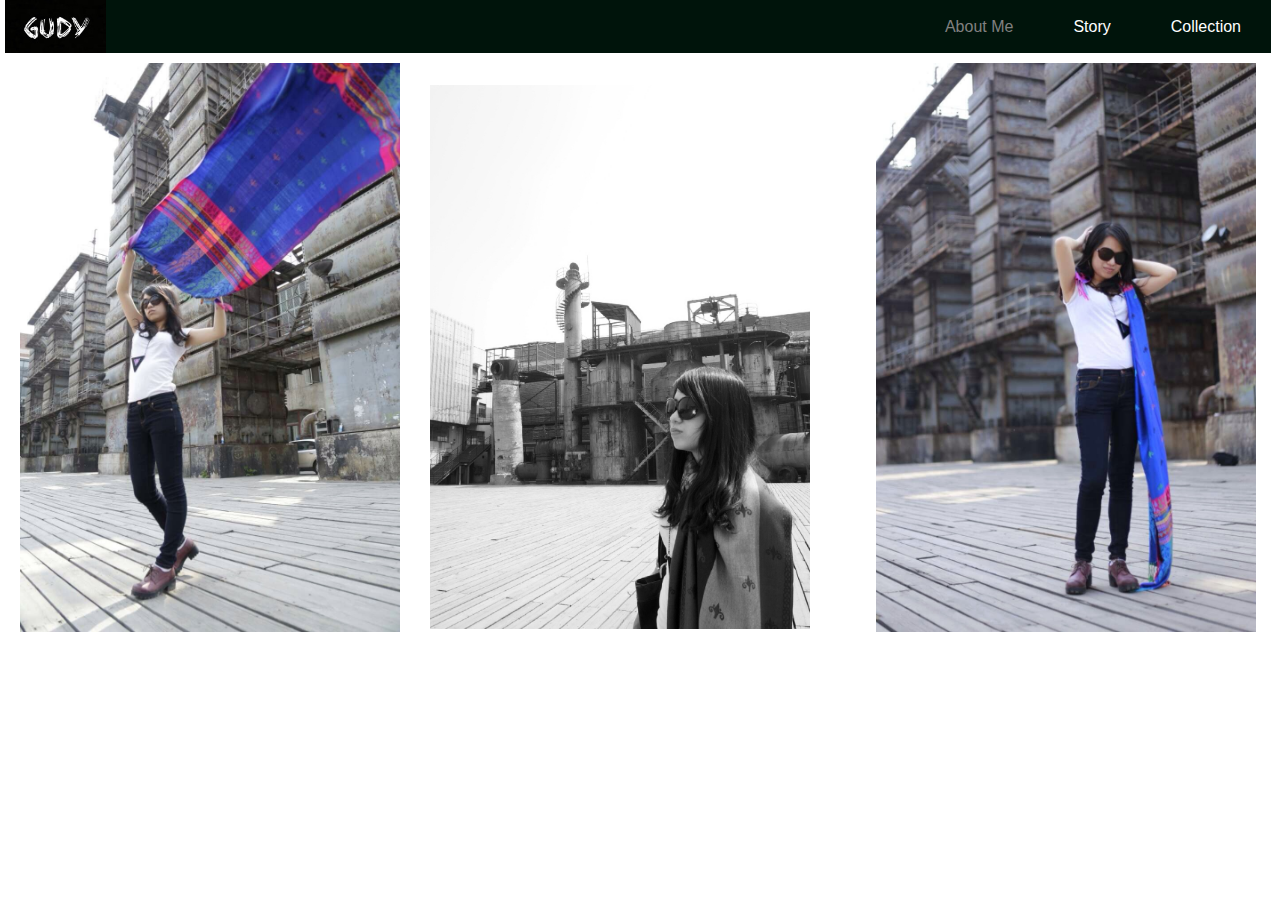
<file: html/aboutMe.html>
<!doctype html>
<html lang="en">
<head>
   <meta charset="utf-8">
   <meta name="viewport" content="width=device-width, initial-scale=1.0">

   <title>All by Gudy</title>
   <link rel="shortcut icon" href="../img/logo.jpg">
   <link href='https://fonts.googleapis.com/css?family=Josefin+Sans' rel='stylesheet' type='text/css'>

    <link rel="stylesheet" href="../css/header.css">
    <link rel="stylesheet" href="../css/aboutme.css">

</head>

<body>
<div id="container">
<div id="header">
   <div class="home-menu menu-horizontal menu-fixed">
     <a href="./main.html" style="float:left">
        <img class = "home-menu-logo" height="52.6em"src = "../img/logo.jpg" alt="my-logo">
     </a>

      <ul class="menu-list">

         <li class="menu-item">
             <a href="./collection.html" class="menu-link">Collection</a>
         </li>

         <li class="menu-item">
             <a href="#" class="menu-link">Story</a>
         </li>

         <li class="menu-item menu-selected">
             <a href="./aboutMe.html" class="menu-link">About Me</a>
         </li>

         <li class="icon">
             <a href="javascript:void(0);"
                style="font-size:15px;"
                onclick="menuIcon()">☰</a>
         </li>

      </ul>
   </div>
</div>

<div class = "three-images-container">
  <img src="../img/aboutme/1.jpg"
  class="left-image" alt="left-image" style="float:left"
  onclick="leftImageClick()">

  <img src="../img/aboutme/2.jpg"
  class="middle-image" class = "middle-default"
  alt="middle-image" style="float:left"
  onclick="middleImageClick()">

  <img src="../img/aboutme/2'.jpg"
  class="middle-image"  id = "middle-alternate"
  alt="middle-image" style="float:left">

  <img src="../img/aboutme/3.jpg"
  class="right-image" alt="right-image" style="float:right"
  onclick="rightImageClick()">


  <div class="aboutme-text">
  <div class="info-education">
      <p style="font-size:10px"> Danying Gu </p>
      <p> University of Waterloo, Computer Science, Co-operative Program, 2B term. </p>
      <h3> Related Courses </h3>
  </div>

  <div class="info-activities">
    <h3> <a href="https://github.com/danyinggu">Github Link</a></h3>
  </div>
</div>

</div>


</div>

<script src="../js/aboutme.js">
</script>

</body>
</html>
</file>
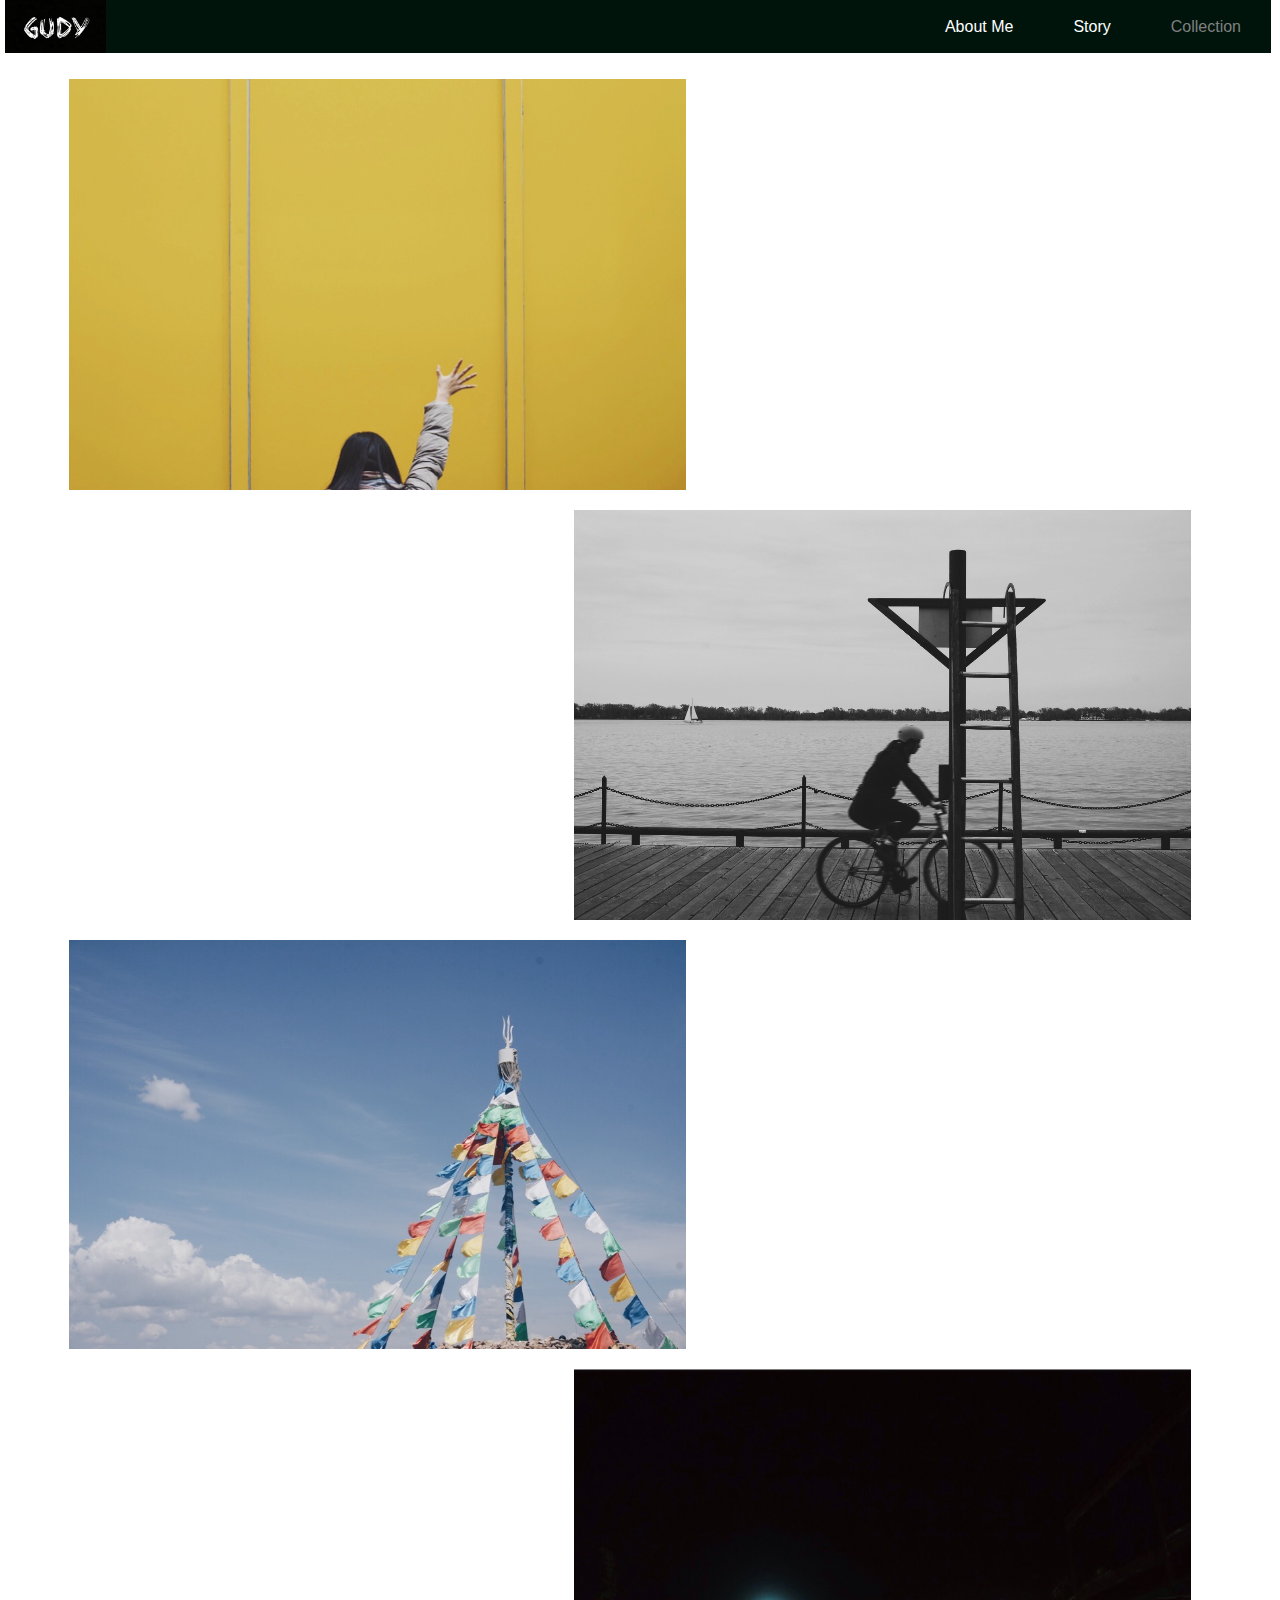
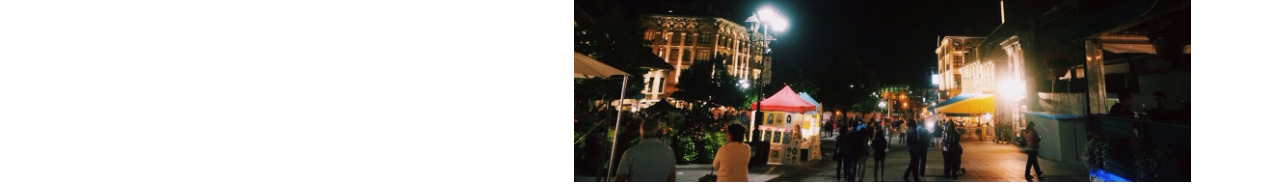
<file: html/collection.html>
<!doctype html>
<html lang="en">
<head>
   <meta charset="utf-8">
<meta name="viewport" content="width=device-width, initial-scale=1.0">

   <title>All by Gudy</title>

        <link rel="shortcut icon" href="../img/logo.jpg">
        <link href='https://fonts.googleapis.com/css?family=Josefin+Sans' rel='stylesheet' type='text/css'>

         <link rel="stylesheet" href="../css/collection.css">
         <link rel="stylesheet" href="../css/header.css">

</head>

<body>
<div id="container">
<div id="header">
        <div class="home-menu menu-horizontal menu-fixed">
          <a href="./main.html" class="home-link" style="float:left;">
             <img class = "home-menu-logo" height="52.6em"src = "../img/logo.jpg" alt="my-logo">
          </a>

           <ul class="menu-list">

              <li class="menu-item menu-selected">
                  <a href="./collection.html" class="menu-link">Collection</a>
              </li>

              <li class="menu-item">
                  <a href="#" class="menu-link">Story</a>
              </li>

              <li class="menu-item">
                  <a href="./aboutMe.html" class="menu-link">About Me</a>
              </li>

              <li class="icon">
                  <a href="javascript:void(0);"
                     style="font-size:15px;"
                     onclick="menuIcon()">☰</a>
              </li>

           </ul>
        </div>
</div>

<div class="collection-main">

  <a href="./collection/2016Beijing.html">
    <img src="../img/collection/2016_Beijing.jpg"
    alt="2016_Beijing" style="float:left;
                               vertical-align:bottom;"
    class="left">
  </a>

<a href="./collection/2015Toronto.html">
<img src="../img/collection/2015_Toronto.jpg"
 alt="2015_Toronto" style="float:right; vertical-align:bottom"
 id="2015-toronto" class="right">
</a>



<div> </div>

<a href="./collection/2015Grassland.html">
<img src="../img/collection/2015_grassland.jpg"
alt="2015_Grassland" style="float:left" id="2015-grassland" class="left">
</a>

<a href="./collection/2015Montreal.html">
<img src="../img/collection/2015_Montreal.jpg"
alt="2015_Montreal" style="float:right" id="2015-montreal" class="right">
</a>


</div>
</div>
</body>

</html>
</file>
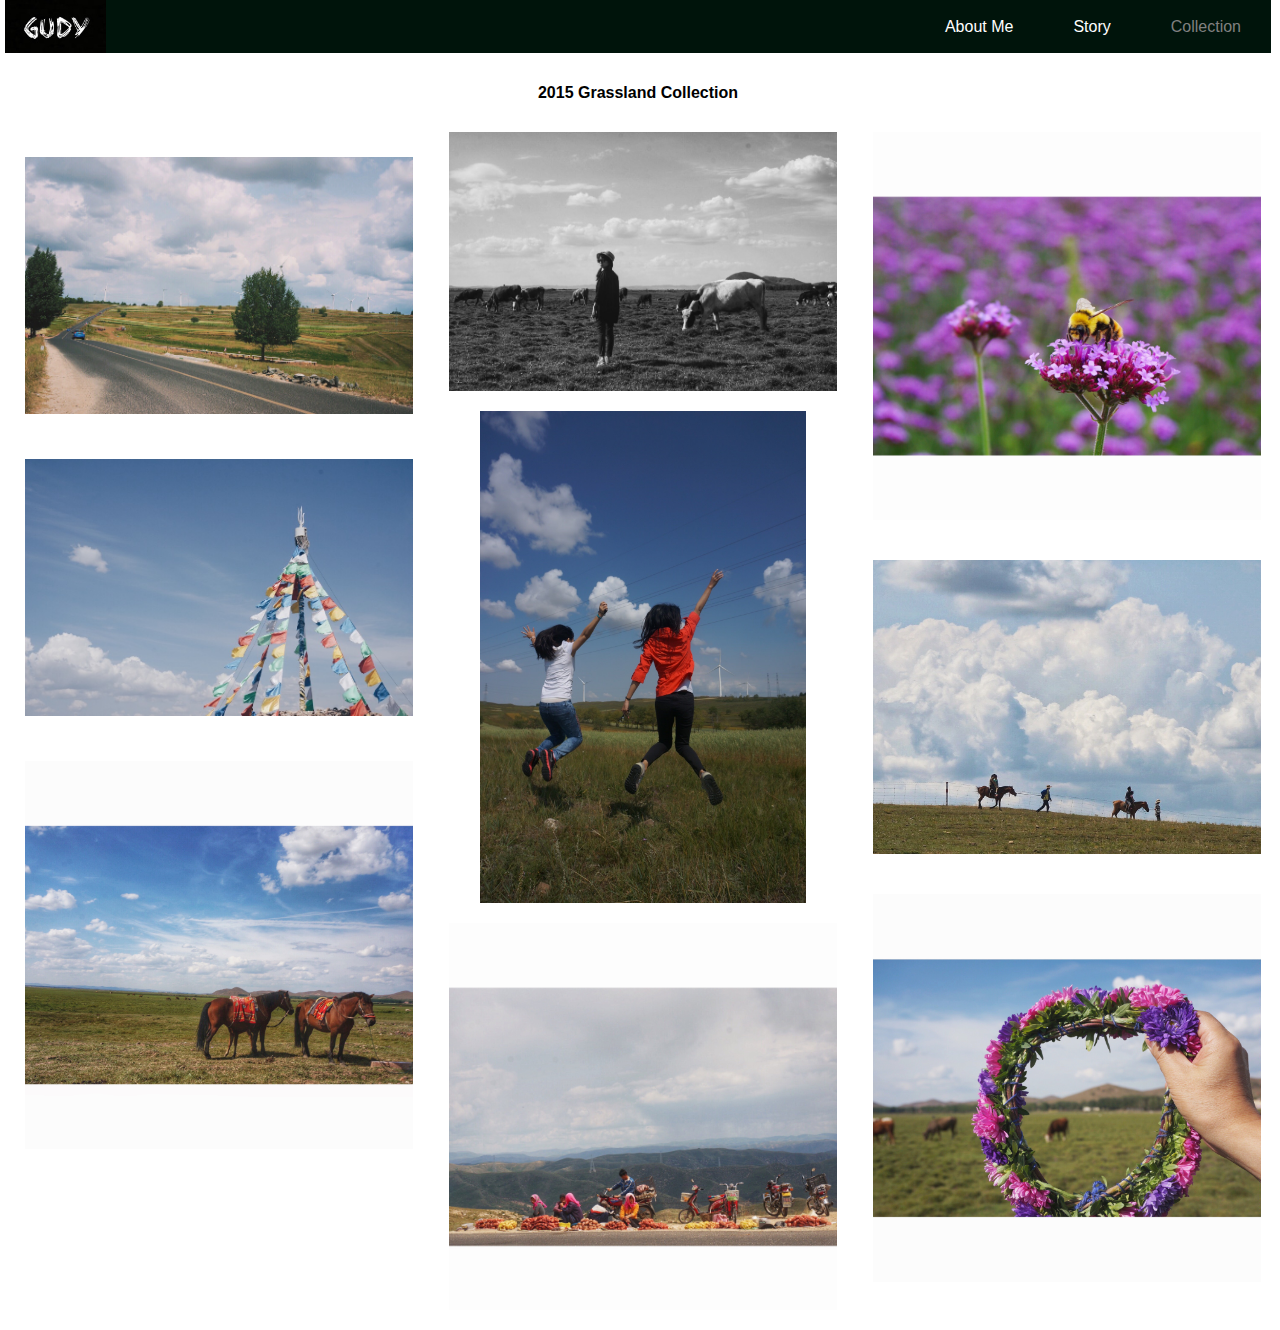
<file: html/Collection/2015Grassland.html>
<!doctype html>
<html lang="en">
<head>
   <meta charset="utf-8">
<meta name="viewport" content="width=device-width, initial-scale=1.0">

   <title>All by Gudy</title>

        <link rel="shortcut icon" href="../../img/logo.jpg">
        <link href='https://fonts.googleapis.com/css?family=Josefin+Sans' rel='stylesheet' type='text/css'>

         <link rel="stylesheet" href="../../css/collection/2015Grassland.css">
         <link rel="stylesheet" href="../../css/header.css">

</head>

<body>
<div id="container">
<div id="header">
        <div class="home-menu menu-horizontal menu-fixed">
          <a href="../main.html" class="home-link" style="float:left;">
             <img class = "home-menu-logo" height="52.6em"src = "../../img/logo.jpg" alt="my-logo">
          </a>

           <ul class="menu-list">

              <li class="menu-item menu-selected">
                  <a href="../collection.html" class="menu-link">Collection</a>
              </li>

              <li class="menu-item">
                  <a href="#" class="menu-link">Story</a>
              </li>

              <li class="menu-item">
                  <a href="../aboutMe.html" class="menu-link">About Me</a>
              </li>

              <li class="icon">
                  <a href="javascript:void(0);"
                     style="font-size:15px;"
                     onclick="menuIcon()">☰</a>
              </li>

           </ul>
        </div>
</div>

<p style="
margin-bottom:0;
font-weight:bold;
font-family:sans-serif;
text-align:center;
margin-top:30px">
  2015 Grassland Collection </p>
<div class="Grassland-Images">
  <img src="../../img/collection/2015_grassland/1.jpg" alt="1"
  style="margin-top:25px;">

  <img src="../../img/collection/2015_grassland/4.jpg" alt="4"
  style="margin-top:25px;">

  <img src="../../img/collection/2015_grassland/7.jpg" alt="7"
  style="margin-top:25px;">

  <img src="../../img/collection/2015_grassland/2.jpg" alt="2">


    <img src="../../img/collection/2015_grassland/5.jpg" alt="5"
    style="width:80%;">


      <img src="../../img/collection/2015_grassland/8.jpg" alt="8">

  <img src="../../img/collection/2015_grassland/3.jpg" alt="3"
  style="margin-top:20px;">

  <img src="../../img/collection/2015_grassland/6.jpg" alt="6"
  style="margin-top:20px;">

  <img src="../../img/collection/2015_grassland/9.jpg" alt="9"
  style="margin-top:20px;">



</div>
</div>
</body>
</html>
</file>
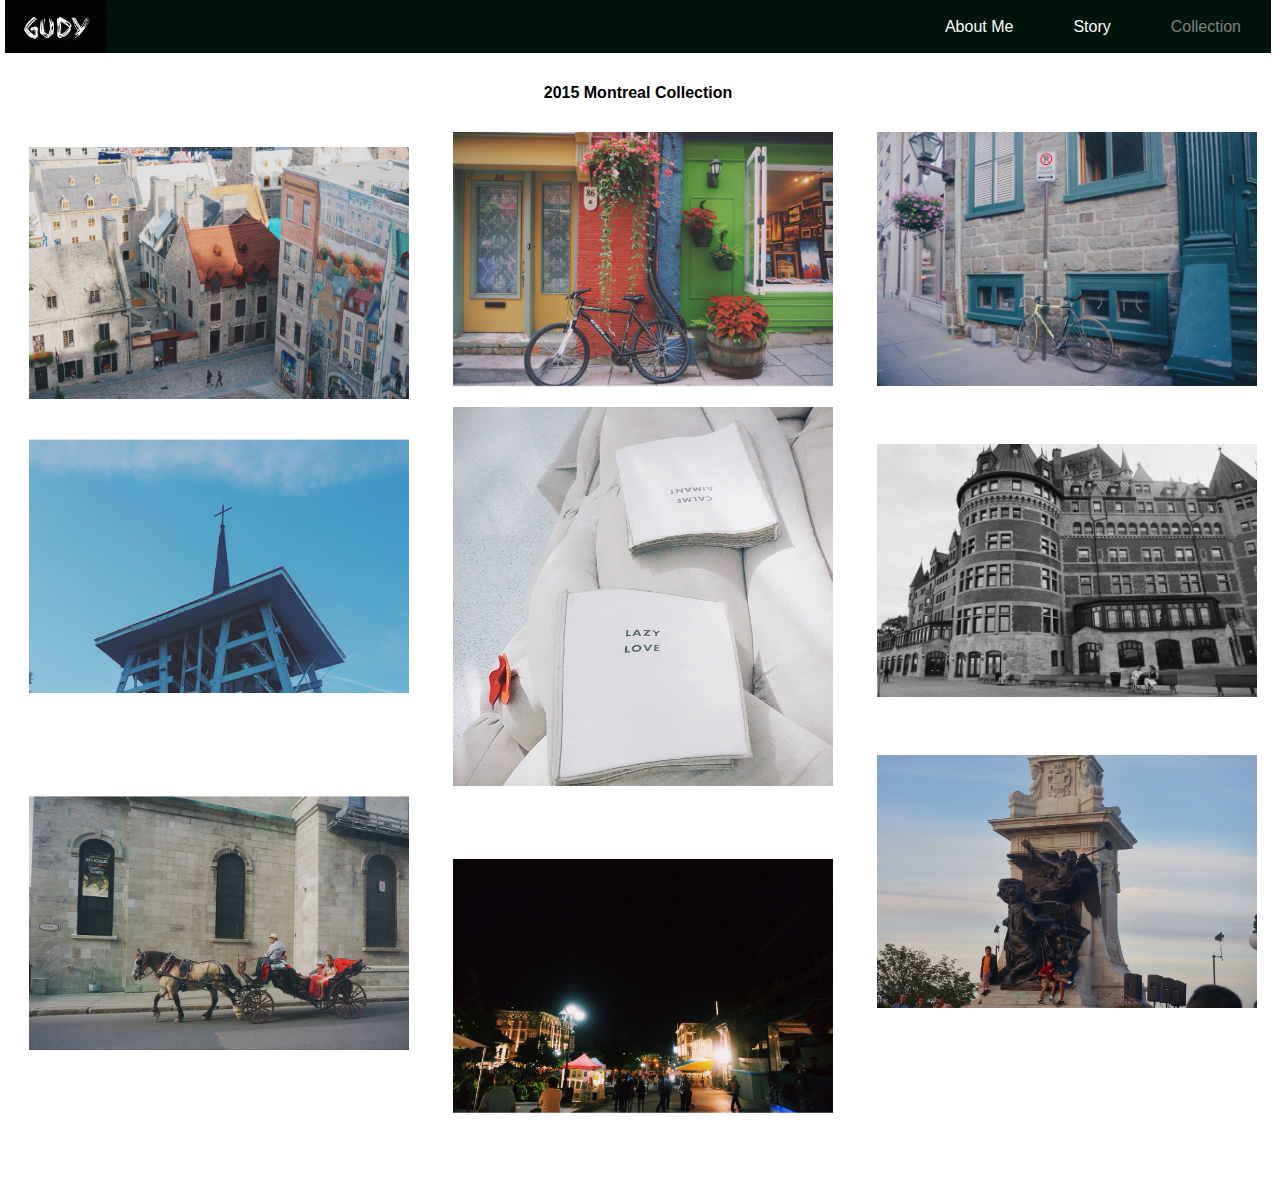
<file: html/Collection/2015Montreal.html>
<!doctype html>
<html lang="en">
<head>
   <meta charset="utf-8">
<meta name="viewport" content="width=device-width, initial-scale=1.0">

   <title>All by Gudy</title>

        <link rel="shortcut icon" href="../../img/logo.jpg">
        <link href='https://fonts.googleapis.com/css?family=Josefin+Sans' rel='stylesheet' type='text/css'>

         <link rel="stylesheet" href="../../css/collection/2015Montreal.css">
         <link rel="stylesheet" href="../../css/header.css">

</head>

<body>
<div id="container">
<div id="header">
        <div class="home-menu menu-horizontal menu-fixed">
          <a href="../main.html" class="home-link" style="float:left;">
             <img class = "home-menu-logo" height="52.6em"src = "../../img/logo.jpg" alt="my-logo">
          </a>

           <ul class="menu-list">

              <li class="menu-item menu-selected">
                  <a href="../collection.html" class="menu-link">Collection</a>
              </li>

              <li class="menu-item">
                  <a href="#" class="menu-link">Story</a>
              </li>

              <li class="menu-item">
                  <a href="../aboutMe.html" class="menu-link">About Me</a>
              </li>

              <li class="icon">
                  <a href="javascript:void(0);"
                     style="font-size:15px;"
                     onclick="menuIcon()">☰</a>
              </li>

           </ul>
        </div>
</div>

<p style="
margin-bottom:0;
font-weight:bold;
font-family:sans-serif;
text-align:center;
margin-top:30px">
  2015 Montreal Collection </p>
<div class="Montreal-Images">
  <img src="../../img/collection/2015_montreal/1.jpg" alt="1"
  style="margin-top:15px;">


    <img src="../../img/collection/2015_montreal/4.jpg" alt="4"
    style="margin-top:20px;">

    <img src="../../img/collection/2015_montreal/7.jpg" alt="7"
    style="margin-top:20px;">

  <img src="../../img/collection/2015_montreal/2.jpg" alt="2">

  <img src="../../img/collection/2015_montreal/5.jpg" alt="5">

  <img src="../../img/collection/2015_montreal/8.jpg" alt="8"
  style="padding-top:0;">

  <img src="../../img/collection/2015_montreal/3.jpg" alt="3"
  style="margin-top:15px;">

  <img src="../../img/collection/2015_montreal/6.jpg" alt="6"
  style="margin-top:38px;">

  <img src="../../img/collection/2015_montreal/9.jpg" alt="9"
  style="margin-top:38px;">



</div>
</div>
</body>
</html>
</file>
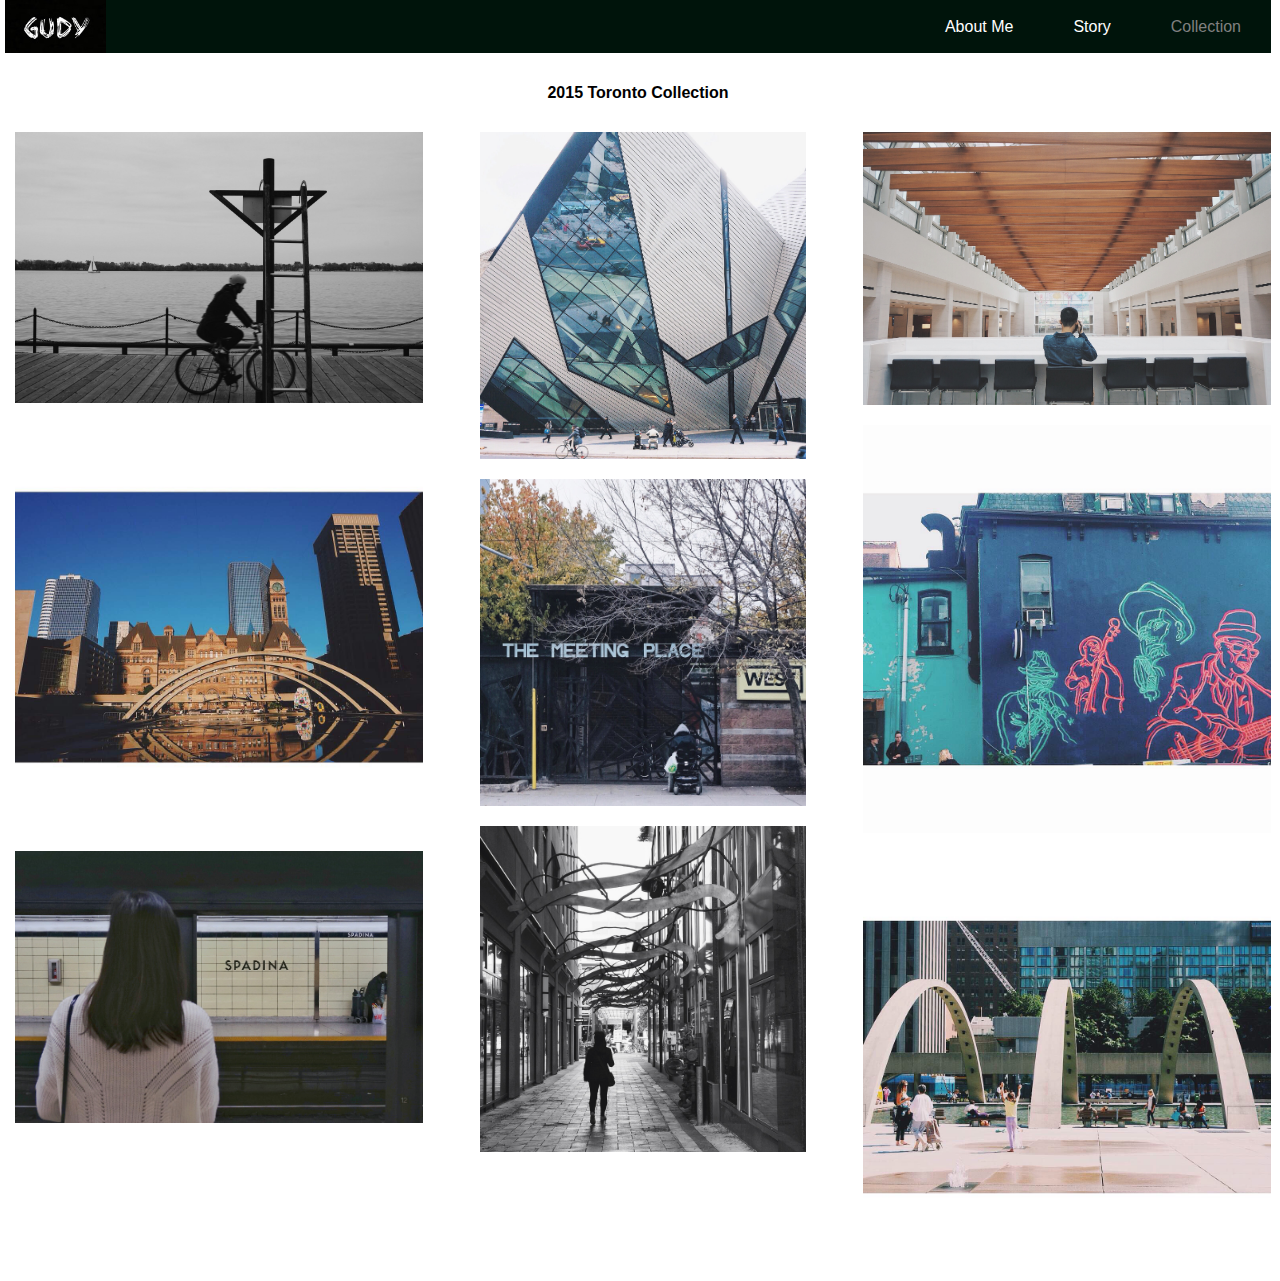
<file: html/Collection/2015Toronto.html>
<!doctype html>
<html lang="en">
<head>
   <meta charset="utf-8">
<meta name="viewport" content="width=device-width, initial-scale=1.0">

   <title>All by Gudy</title>

        <link rel="shortcut icon" href="../../img/logo.jpg">
        <link href='https://fonts.googleapis.com/css?family=Josefin+Sans' rel='stylesheet' type='text/css'>

         <link rel="stylesheet" href="../../css/collection/2015Toronto.css">
         <link rel="stylesheet" href="../../css/header.css">

</head>

<body>
<div id="container">
<div id="header">
        <div class="home-menu menu-horizontal menu-fixed">
          <a href="../main.html" class="home-link" style="float:left;">
             <img class = "home-menu-logo" height="52.6em"src = "../../img/logo.jpg" alt="my-logo">
          </a>

           <ul class="menu-list">

              <li class="menu-item menu-selected">
                  <a href="../collection.html" class="menu-link">Collection</a>
              </li>

              <li class="menu-item">
                  <a href="#" class="menu-link">Story</a>
              </li>

              <li class="menu-item">
                  <a href="../aboutMe.html" class="menu-link">About Me</a>
              </li>

              <li class="icon">
                  <a href="javascript:void(0);"
                     style="font-size:15px;"
                     onclick="menuIcon()">☰</a>
              </li>

           </ul>
        </div>
</div>

<p style="
margin-bottom:0;
font-weight:bold;
font-family:sans-serif;
text-align:center;
margin-top:30px">
  2015 Toronto Collection </p>
<div class="Toronto-Images">
  <img src="../../img/collection/2015_toronto/1.jpg" alt="1">

  <img src="../../img/collection/2015_toronto/4.jpg" alt="4">

  <img src="../../img/collection/2015_toronto/7.jpg" alt="7">

  <img src="../../img/collection/2015_toronto/2.jpg" alt="2"
  style="width:80%;">

    <img src="../../img/collection/2015_toronto/5.jpg" alt="5"
    style="width:80%;">

      <img src="../../img/collection/2015_toronto/8.jpg" alt="8"
      style="width:80%;">

  <img src="../../img/collection/2015_toronto/3.jpg" alt="3">

  <img src="../../img/collection/2015_toronto/6.jpg" alt="6">

  <img src="../../img/collection/2015_toronto/9.jpg" alt="9">



</div>
</div>
</body>
</html>
</file>
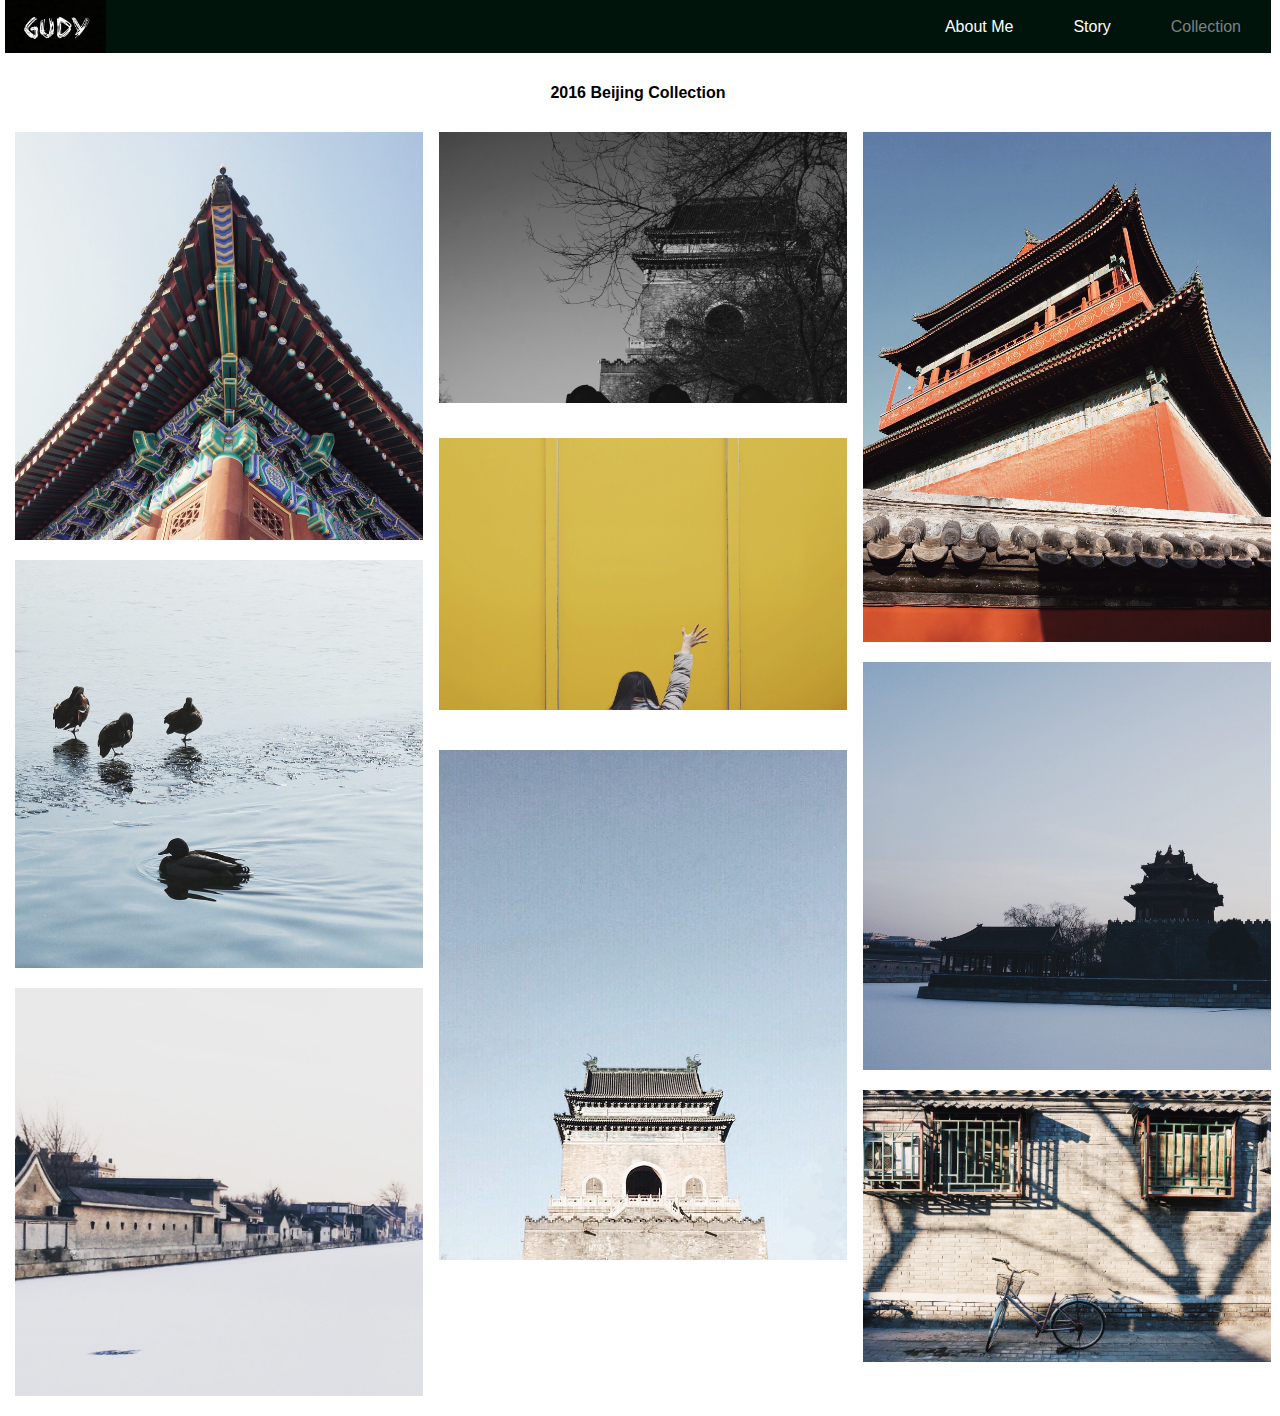
<file: html/Collection/2016Beijing.html>
<!doctype html>
<html lang="en">
<head>
   <meta charset="utf-8">
<meta name="viewport" content="width=device-width, initial-scale=1.0">

   <title>All by Gudy</title>

        <link rel="shortcut icon" href="../../img/logo.jpg">
        <link href='https://fonts.googleapis.com/css?family=Josefin+Sans' rel='stylesheet' type='text/css'>

         <link rel="stylesheet" href="../../css/collection/2016Beijing.css">
         <link rel="stylesheet" href="../../css/header.css">

</head>

<body>
<div id="container">
<div id="header">
        <div class="home-menu menu-horizontal menu-fixed">
          <a href="../main.html" class="home-link" style="float:left;">
             <img class = "home-menu-logo" height="52.6em"src = "../../img/logo.jpg" alt="my-logo">
          </a>

           <ul class="menu-list">

              <li class="menu-item menu-selected">
                  <a href="../collection.html" class="menu-link">Collection</a>
              </li>

              <li class="menu-item">
                  <a href="#" class="menu-link">Story</a>
              </li>

              <li class="menu-item">
                  <a href="../aboutMe.html" class="menu-link">About Me</a>
              </li>

              <li class="icon">
                  <a href="javascript:void(0);"
                     style="font-size:15px;"
                     onclick="menuIcon()">☰</a>
              </li>

           </ul>
        </div>
</div>

<p style="
margin-bottom:0;
font-weight:bold;
font-family:sans-serif;
text-align:center;
margin-top:30px">
  2016 Beijing Collection </p>
<div class="Beijing-Images">

    <img src="../../img/collection/2016_beijing/1.jpg" alt="1">

    <img src="../../img/collection/2016_beijing/4.jpg" alt="4">

    <img src="../../img/collection/2016_beijing/7.jpg" alt="7">


  <img src="../../img/collection/2016_beijing/2.jpg" alt="2"
  style="margin-top:15px;">

    <img src="../../img/collection/2016_beijing/5.jpg" alt="5"
    style="margin-top:15px;">

    <img src="../../img/collection/2016_beijing/8.jpg" alt="8"
    style="margin-top:20px;">


    <img src="../../img/collection/2016_beijing/3.jpg" alt="3">

  <img src="../../img/collection/2016_beijing/6.jpg" alt="6">

  <img src="../../img/collection/2016_beijing/9.jpg" alt="9">



</div>
</div>
</body>
</html>
</file>
<file: css/header.css>
body {
    margin-top:0;
    margin-bottom:10px;
    margin-left:5px;
    margin-right:9px;
    line-height: 1.2em;
    font-size: 1em;
    background-color: white;
    font-family: sans-serif;
}

h1,
h2,
h3,
h4,
h5,
{
    color: white;
}





/* menu*/
.home-menu ul.menu-list {
    background-color: #00140B;
    list-style-type: none;
    margin: 0;
    padding:0;
    padding-top:10px;
    padding-bottom:10px;
    overflow: hidden;
    z-index:4;

}



.menu-item {
    float:right;
}

.menu-item a {
    display: inline-block;
    text-align: center;
    padding: 7px 30px;
    color: white;
    text-decoration: none;
    transition: 0.3s;

}





.home-menu li a:hover,
.home-menu li a:focus,
.menu-selected a {
    border: none;
    color: grey;
}

.home-menu-logo {
  margin:0;
  padding: 0;
  vertical-align: bottom;
}

.home-link {
  margin:0;
  padding:0;
  text-decoration: none;
  transition: 0.3s;
}
li.icon {
  display:none;
}
</file>
<file: css/aboutme.css>
img {
  vertical-align: bottom;
}
img.left-image {
  width:30%;
  padding:10px;
  padding-left: 15px;
}

img.middle-image {
  width:30%;
  padding: 10px;
  padding-left: 20px;
  padding-top:32px;
  vertical-align: top;
}

img.right-image {
  padding: 10px;
  width: 30%;
  padding-right: 15px;
}

#middle-alternate {
  display:none;
}

.info-activities {
  display:none;
}

div .info-education {
  display: none;
}

.three-images-container.showInfo .info-education{
  display: inline-block;
  float: none;
  width:100%;
  margin-top:20px;

}
</file>
<file: css/collection.css>
.collection-main {
  margin-left: 4em;
  margin-right: 5em;
  margin-top:1em;
}

img.left{
  padding-top:10px;
  padding-bottom:10px;
  padding-right:2em;
  width:55%;
}

img.right {
  padding-top:10px;
  padding-bottom: 10px;
  padding-left: 1.8em;
  width: 55%;
}
</file>
<file: css/collection/2015Grassland.css>
.Grassland-Images {
  margin-left:10px;
  margin-top: 20px;
}

.Grassland-Images img {
  display: block;
  padding-top:10px;
  padding-bottom: 10px;
  width:95%;
  margin: auto;
}

.Grassland-Images{
    -webkit-column-count: 3; /* Chrome, Safari, Opera */
    -moz-column-count: 3; /* Firefox */
    column-count: 3;
    -webkit-column-width: 35% 20% 35%; /* Chrome, Safari, Opera */
    column-width: 35%  20% 35%;
}
</file>
<file: css/collection/2015Montreal.css>
.Montreal-Images {
  margin-left:10px;
  margin-top: 20px;
}

.Montreal-Images img {
  display: block;
  padding-top:10px;
  padding-bottom: 10px;
  width:93%;
  margin: auto;
}

.Montreal-Images{
    -webkit-column-count: 3; /* Chrome, Safari, Opera */
    -moz-column-count: 3; /* Firefox */
    column-count: 3;
    -webkit-column-width: 35% 20% 35%; /* Chrome, Safari, Opera */
    column-width: 35%  20% 35%;
}
</file>
<file: css/collection/2015Toronto.css>
.Toronto-Images {
  margin-left:10px;
  margin-top: 20px;
}

.Toronto-Images img {
  display: block;
  padding-top:10px;
  padding-bottom: 10px;
  width:100%;
  margin: auto;
}

.Toronto-Images{
    -webkit-column-count: 3; /* Chrome, Safari, Opera */
    -moz-column-count: 3; /* Firefox */
    column-count: 3;
    -webkit-column-width: 35% 20% 35%; /* Chrome, Safari, Opera */
    column-width: 35%  20% 35%;
}
</file>
<file: css/collection/2016Beijing.css>
.Beijing-Images {
  margin-left:10px;
  margin-top: 20px;
}

.Beijing-Images img {
  display: block;
  padding-top: 10px;
  padding-bottom: 10px;
  width:100%;
  margin: auto;

}

.Beijing-Images{
    -webkit-column-count: 3; /* Chrome, Safari, Opera */
    -moz-column-count: 3; /* Firefox */
    column-count: 3;
    -webkit-column-width: 35% 20% 35%; /* Chrome, Safari, Opera */
    column-width: 35%  20% 35%;
}
</file>
